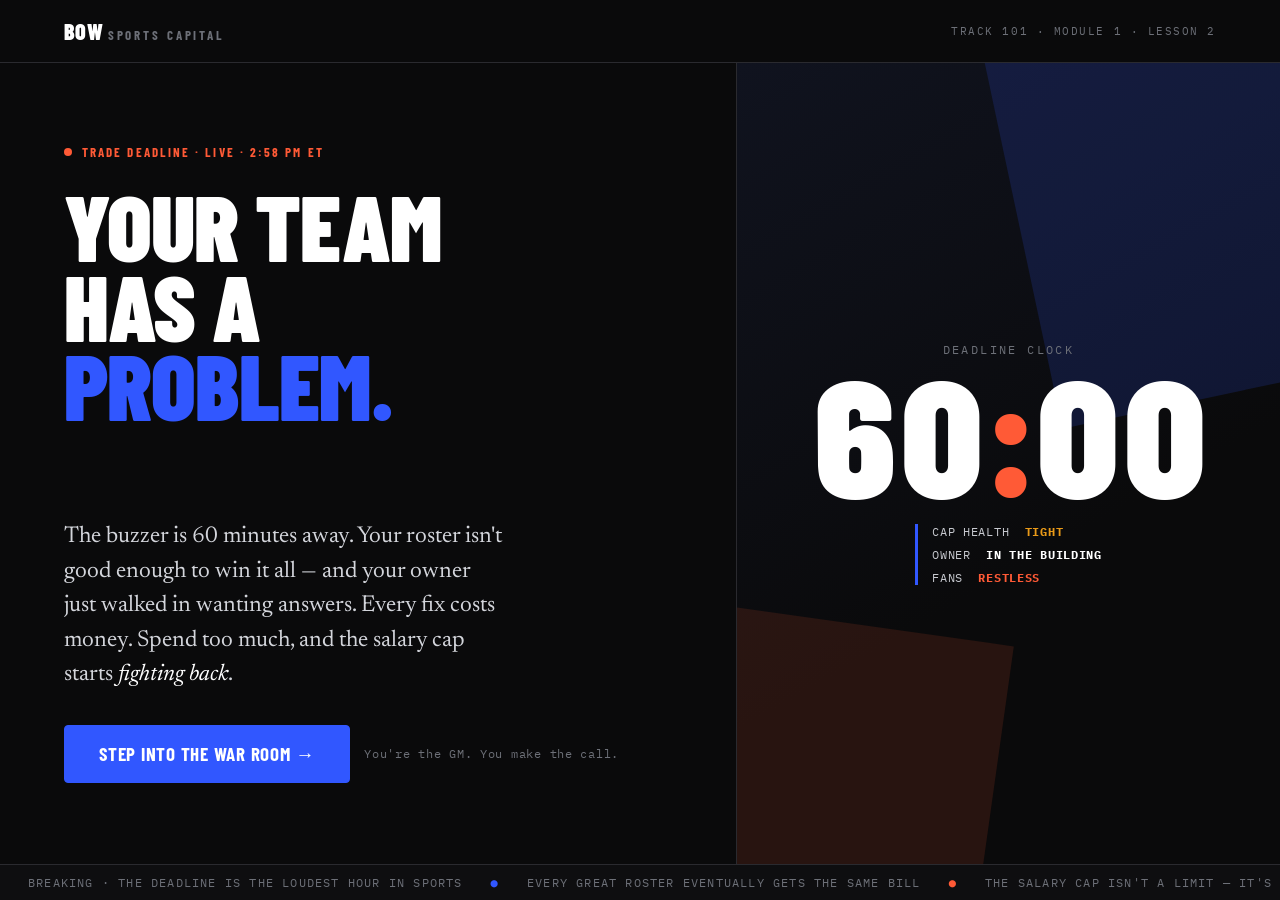
<file: index.html>
<!DOCTYPE html>
<html lang="en">
<head>
    <meta charset="UTF-8">
    <meta name="viewport" content="width=device-width, initial-scale=1.0, viewport-fit=cover">
    <meta name="theme-color" content="#0a0a0b">
    <meta name="description" content="Trade Deadline War Room — a BOW Sports Capital front-office simulation for Track 101, Module 1, Lesson 2. Learn the NBA salary cap and luxury tax by running a team at the trade deadline.">
    <title>Trade Deadline War Room · BOW Sports Capital</title>

    <!-- BOW design-system tokens (fonts, colors, type, spacing, shape) -->
    <link rel="stylesheet" href="styles/tokens.css">
    <!-- War Room app styles (animations + responsive grids) -->
    <link rel="stylesheet" href="styles/main.css">
</head>
<body>
    <main id="app" class="wr-app" role="application" aria-label="Trade Deadline War Room simulation">
        <!-- Screens are rendered here by src/app.js -->
        <noscript>
            <div class="fatal">This simulation needs JavaScript turned on. Please enable JavaScript and refresh.</div>
        </noscript>
    </main>

    <!-- Pure game logic → content data → UI controller. No build step, no network calls. -->
    <script src="src/simulation.js"></script>
    <script src="src/data.js"></script>
    <script src="src/app.js"></script>
</body>
</html>
</file>
<file: styles/tokens.css>
/* ============================================================
 * BOW Sports Capital — Design tokens (ported from the bound
 * "bow-sports-capital-design-system" handoff bundle).
 *
 * Foundation: black or cream, white surface/type, ONE dominant
 * accent (Franchise Blue), at most ONE additional signal color.
 * Four type voices: Display / Editorial / Interface / Data.
 *
 * Webfonts load from Google Fonts with a system fallback so the
 * simulation still works offline / from file://.
 * ============================================================ */
@import url("https://fonts.googleapis.com/css2?family=Barlow+Condensed:wght@400;500;600;700;800;900&family=Newsreader:ital,opsz,wght@0,6..72,400;0,6..72,500;0,6..72,600;0,6..72,700;1,6..72,400;1,6..72,500&family=Inter:wght@400;500;600;700&family=IBM+Plex+Mono:wght@400;500;600;700&display=swap");

:root {
  /* ---- Brand (raw) ---- */
  --bow-ink: #0a0a0b;          /* Mastheads, dark pages, primary type */
  --bow-paper: #f3f0e8;        /* Editorial backgrounds */
  --bow-white: #ffffff;        /* High-contrast surfaces */
  --bow-blue: #3157ff;         /* Franchise Blue — main accent, links, active */
  --bow-orange: #ff5a36;       /* Signal Orange — decisions, editorial emphasis */

  /* ---- Neutral (raw) ---- */
  --bow-slate: #6d7078;        /* Metadata, secondary text */
  --bow-border: #d8d5ce;       /* Borders, section dividers (on paper/white) */
  --bow-dark-surface: #151518; /* Charcoal panels in front-office mode */
  --bow-dark-border: #2a2a2f;  /* Hairline rules on dark */

  /* ---- Functional / semantic (raw) ---- */
  --bow-positive: #158a55;     /* Positive result */
  --bow-warning:  #e99a18;     /* Warning / tradeoff */
  --bow-negative: #d63b3b;     /* Negative consequence */
  --bow-info:     #3157ff;     /* Information (== Franchise Blue) */
  --bow-inactive: #8b8d93;     /* Locked / disabled */

  /* ---- Tints used for soft fills (derived) ---- */
  --bow-blue-tint:     #e7ecff;
  --bow-orange-tint:   #ffe6e0;
  --bow-positive-tint: #e1f3ea;
  --bow-warning-tint:  #fbf0db;
  --bow-negative-tint: #fbe5e5;

  /* ---- Semantic aliases (editorial / light surface defaults) ---- */
  --surface-page:     var(--bow-paper);
  --surface-raised:   var(--bow-white);
  --surface-inverse:  var(--bow-ink);
  --text-primary:     var(--bow-ink);
  --text-secondary:   var(--bow-slate);
  --text-inverse:     var(--bow-white);
  --text-link:        var(--bow-blue);
  --accent:           var(--bow-blue);
  --accent-emphasis:  var(--bow-orange);
  --border-rule:      var(--bow-border);
  --border-strong:    var(--bow-ink);
  --state-positive:   var(--bow-positive);
  --state-warning:    var(--bow-warning);
  --state-negative:   var(--bow-negative);
  --state-info:       var(--bow-info);
  --state-inactive:   var(--bow-inactive);

  /* ---- Type families ---- */
  --font-display:   "Barlow Condensed", "Arial Narrow", sans-serif;
  --font-editorial: "Newsreader", Georgia, "Times New Roman", serif;
  --font-interface: "Inter", system-ui, -apple-system, sans-serif;
  --font-data:      "IBM Plex Mono", "SFMono-Regular", ui-monospace, monospace;

  /* ---- Spacing (8px base) ---- */
  --space-1: 4px;  --space-2: 8px;  --space-3: 12px; --space-4: 16px;
  --space-6: 24px; --space-8: 32px; --space-12: 48px; --space-16: 64px; --space-24: 96px;
  --content-max: 1240px;
  --reading-max: 720px;

  /* ---- Radius ---- */
  --radius-control: 4px;
  --radius-card:    6px;
  --radius-pill:    999px;
  --radius-none:    0px;

  /* ---- Elevation ---- */
  --shadow-none: none;
  --shadow-card: 0 1px 2px rgba(10, 10, 11, 0.06), 0 2px 8px rgba(10, 10, 11, 0.04);
  --shadow-pop:  0 8px 28px rgba(10, 10, 11, 0.14);

  /* ---- Motion ---- */
  --dur-button: 120ms;
  --dur-hover:  180ms;
  --dur-card:   240ms;
  --dur-reveal: 480ms;
  --dur-result: 850ms;
  --ease-out:   cubic-bezier(0.2, 0.7, 0.2, 1);
  --ease-in-out:cubic-bezier(0.5, 0, 0.2, 1);
}

/* Front-office (dark) mode — applied to any subtree. */
.bow-front-office {
  --surface-page:    var(--bow-ink);
  --surface-raised:  var(--bow-dark-surface);
  --surface-inverse: var(--bow-paper);
  --text-primary:    var(--bow-white);
  --text-secondary:  #9a9da6;
  --text-inverse:    var(--bow-ink);
  --text-link:       #6f8bff;
  --accent:          var(--bow-blue);
  --accent-emphasis: var(--bow-orange);
  --border-rule:     var(--bow-dark-border);
  --border-strong:   #3a3a42;
  background: var(--surface-page);
  color: var(--text-primary);
}
</file>
<file: styles/main.css>
/* ============================================================
 * Trade Deadline War Room — app stylesheet.
 * BOW Sports Capital · Track 101 · Module 1 · Lesson 2.
 *
 * Tokens live in styles/tokens.css. This file holds the
 * War Room ("wr") helper classes: grain textures, the entrance /
 * reveal animations, focus rings, and the responsive rules that
 * collapse the editorial grids on tablet and phone.
 * ============================================================ */

* { box-sizing: border-box; }
html, body { margin: 0; padding: 0; }
body { background: var(--bow-ink); }

.fatal {
  min-height: 100vh;
  display: flex;
  align-items: center;
  justify-content: center;
  padding: 40px;
  text-align: center;
  font-family: var(--font-interface), system-ui, sans-serif;
  font-size: 18px;
  color: #fff;
  background: #0b1220;
}

.wr-app { font-family: var(--font-interface); -webkit-font-smoothing: antialiased; }
.wr-app button { font-family: inherit; }

/* ---- Grain textures ---- */
.wr-grain {
  background-image: radial-gradient(rgba(255,255,255,0.05) 1px, transparent 1px);
  background-size: 4px 4px;
}
.wr-grain-dark {
  background-image: radial-gradient(rgba(10,10,11,0.06) 1px, transparent 1px);
  background-size: 4px 4px;
}

/* ---- Animations ---- */
@keyframes wrFadeUp { from { opacity: 0; transform: translateY(14px); } to { opacity: 1; transform: translateY(0); } }
@keyframes wrFadeIn { from { opacity: 0; } to { opacity: 1; } }
@keyframes wrBarGrow { from { transform: scaleX(0); } to { transform: scaleX(1); } }
@keyframes wrSpin { to { transform: rotate(360deg); } }
@keyframes wrTicker { from { transform: translateX(0); } to { transform: translateX(-50%); } }
@keyframes wrPulse { 0%,100% { opacity: 1; } 50% { opacity: 0.35; } }

.wr-rise   { animation: wrFadeUp var(--dur-reveal,480ms) var(--ease-out,cubic-bezier(0.2,0.7,0.2,1)) both; }
.wr-rise-2 { animation: wrFadeUp 560ms var(--ease-out,cubic-bezier(0.2,0.7,0.2,1)) 90ms both; }
.wr-rise-3 { animation: wrFadeUp 600ms var(--ease-out,cubic-bezier(0.2,0.7,0.2,1)) 180ms both; }
.wr-spin   { animation: wrSpin 0.9s linear infinite; }
.wr-pulse  { animation: wrPulse 1.4s ease-in-out infinite; }
.wr-pulse-fast { animation: wrPulse 1.2s ease-in-out infinite; }
.wr-tickline   { display: inline-block; animation: wrTicker 26s linear infinite; }
.wr-tickline-fast { display: inline-block; animation: wrTicker 18s linear infinite; }
.wr-bar { animation: wrBarGrow var(--dur-result,850ms) cubic-bezier(0.2,0.7,0.2,1) both; transform-origin: left; }

/* ---- Interaction states ---- */
.wr-link:hover { color: var(--bow-blue) !important; }
.wr-cta { transition: filter var(--dur-hover,180ms) var(--ease-out), transform var(--dur-button,120ms) var(--ease-out); }
.wr-cta:hover { filter: brightness(0.92); }
.wr-cta:active { transform: translateY(1px); }
.wr-cta:focus-visible { outline: 3px solid var(--bow-blue); outline-offset: 2px; }
.wr-cta[disabled] { cursor: not-allowed; }
.wr-cta[disabled]:hover { filter: none; }
.wr-cta[disabled]:active { transform: none; }
.wr-pick:focus-visible, .wr-opt:focus-visible { outline: 3px solid var(--bow-blue); outline-offset: 2px; }
.wr-dim { transition: opacity var(--dur-card,240ms) var(--ease-out); }
.wr-dim:hover { opacity: 0.82; }

/* ---- Responsive grids ----
 * The desktop layout uses fixed repeat() grids. These classes let the
 * scoreboard, option grids, and editorial splits reflow on smaller screens
 * so there is never horizontal scroll on a phone. */
.wr-grid-4 { display: grid; grid-template-columns: repeat(4, 1fr); }
.wr-grid-3 { display: grid; grid-template-columns: repeat(3, 1fr); }
.wr-grid-2 { display: grid; grid-template-columns: repeat(2, 1fr); }
.wr-split   { display: grid; grid-template-columns: 1.15fr 0.85fr; }
.wr-split-intel { display: grid; grid-template-columns: 0.9fr 1.5fr; }
.wr-split-report { display: grid; grid-template-columns: 1.55fr 1fr; }
.wr-split-even { display: grid; grid-template-columns: 1fr 1fr; }
.wr-split-pressure { display: grid; grid-template-columns: 1.4fr 1fr; }
.wr-split-econ { display: grid; grid-template-columns: 0.34fr 0.66fr; }

@media (max-width: 960px) {
  .wr-split, .wr-split-intel, .wr-split-report, .wr-split-even,
  .wr-split-pressure, .wr-split-econ { grid-template-columns: 1fr; }
  .wr-grid-4 { grid-template-columns: repeat(2, 1fr); }
}

@media (max-width: 720px) {
  .wr-grid-4, .wr-grid-3, .wr-grid-2 { grid-template-columns: 1fr; }
  .wr-hero-clock { display: none !important; }
}

/* ---- Reduced motion ---- */
@media (prefers-reduced-motion: reduce) {
  .wr-rise, .wr-rise-2, .wr-rise-3, .wr-tickline, .wr-tickline-fast,
  .wr-spin, .wr-pulse, .wr-pulse-fast, .wr-bar { animation: none !important; }
  .wr-app * { transition: none !important; }
  .wr-bar { transform: none !important; }
}
</file>
